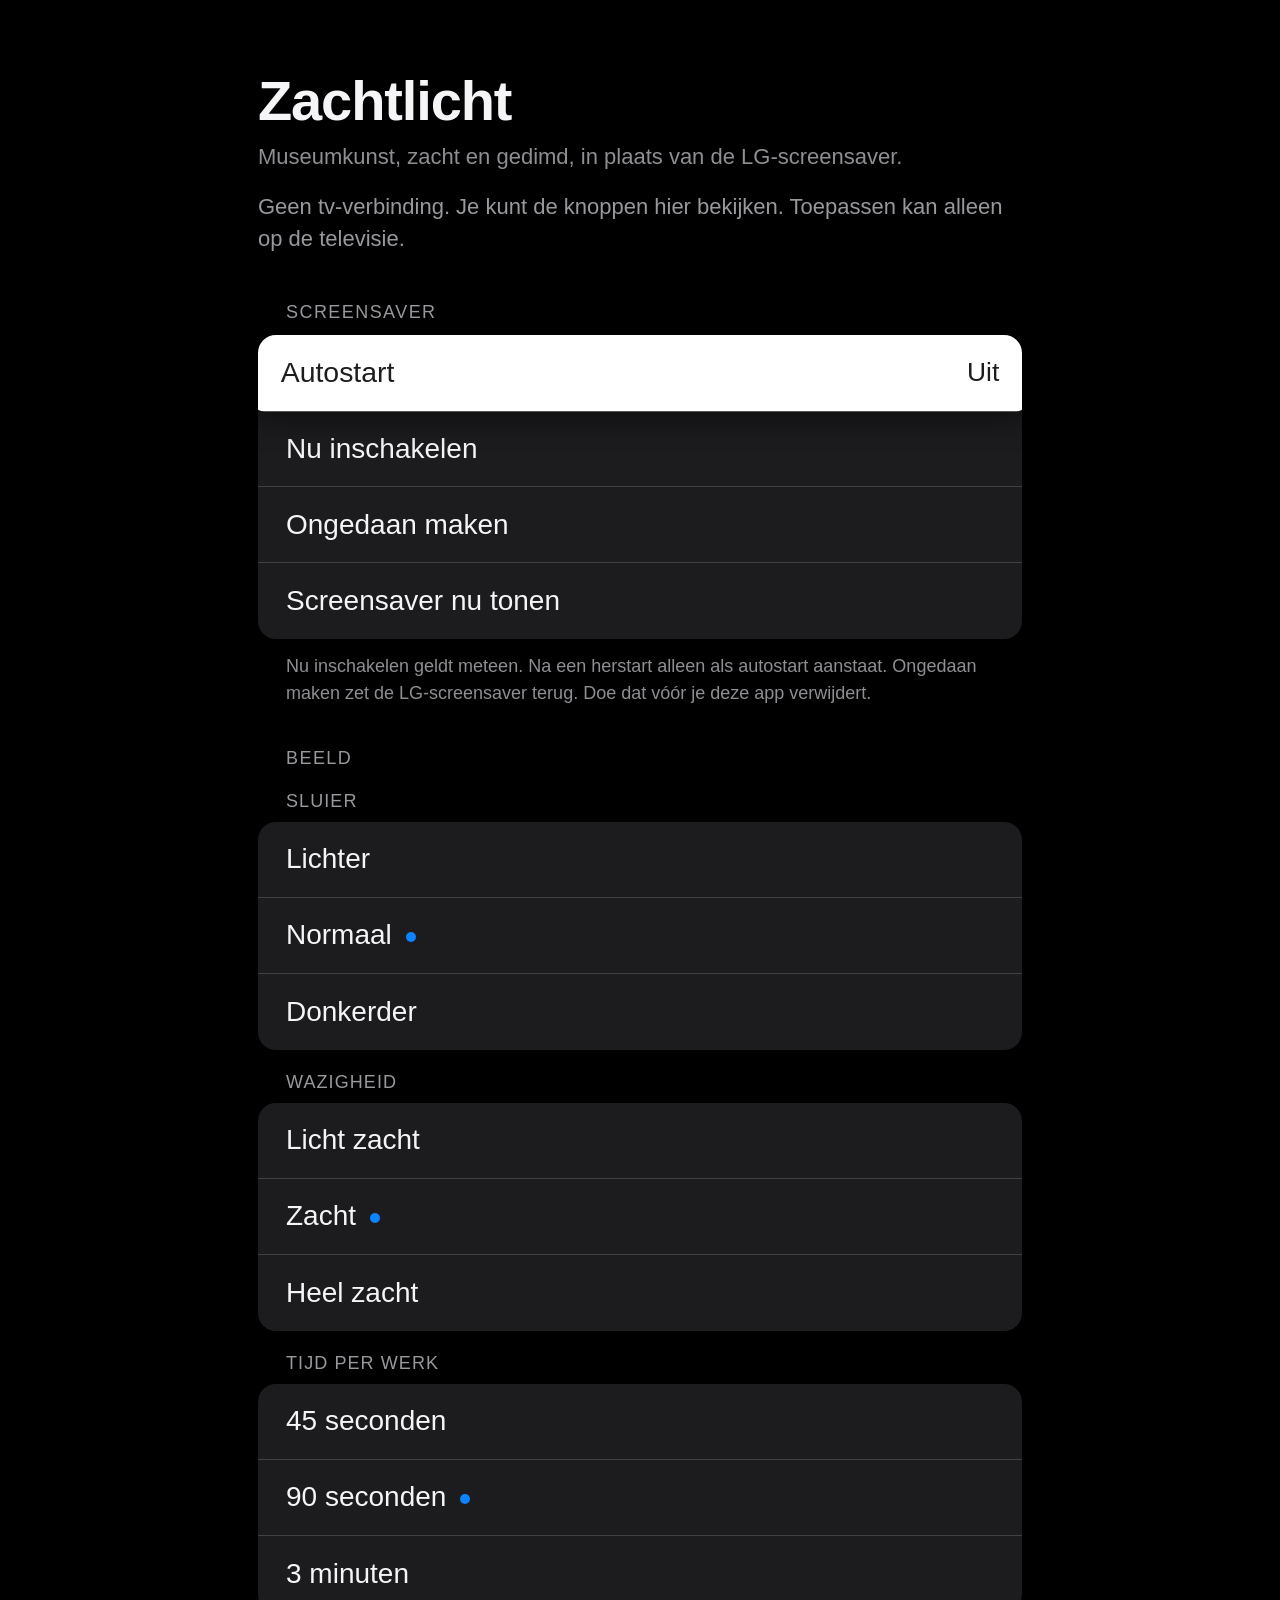
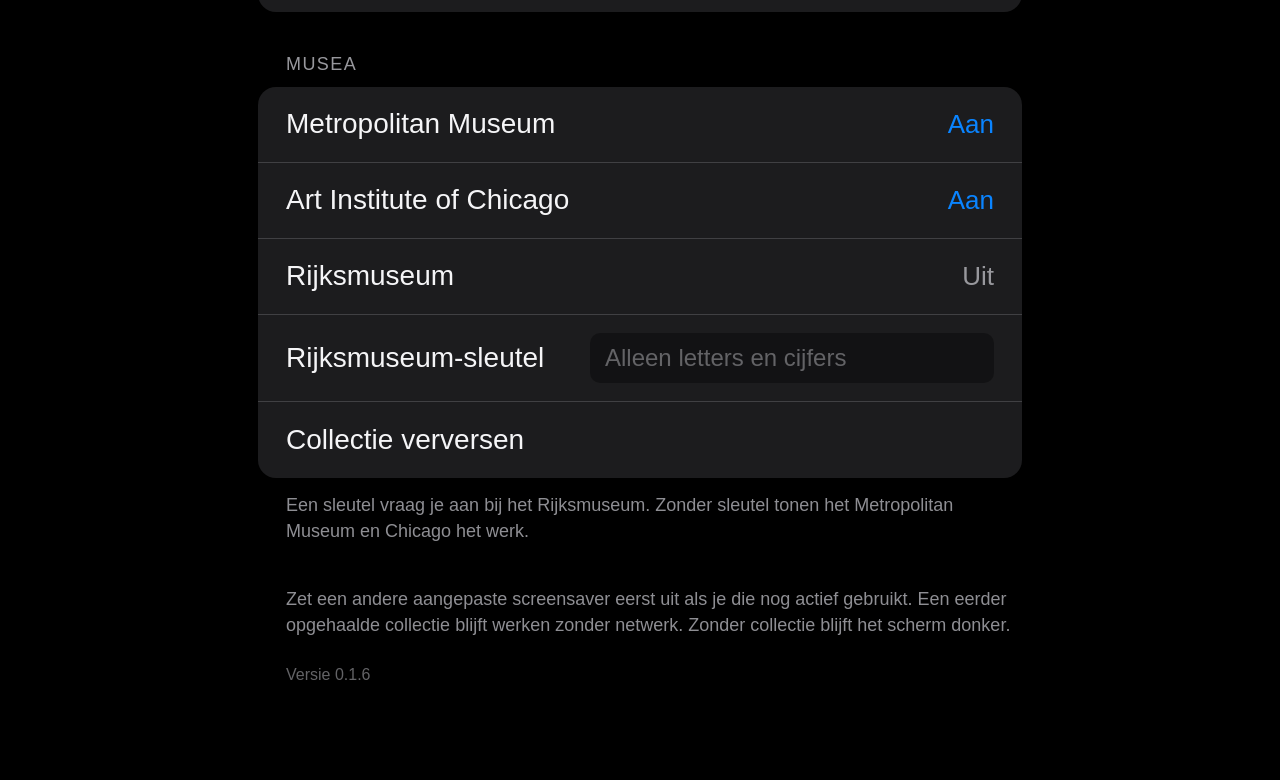
<file: index.html>
<!DOCTYPE html>
<html lang="nl">
<head>
  <meta charset="utf-8">
  <meta name="viewport" content="width=device-width, initial-scale=1">
  <title>Zachtlicht</title>
  <link rel="stylesheet" href="css/settings.css">
</head>
<body>
  <main>
    <header class="hero">
      <h1>Zachtlicht</h1>
      <p class="lede">Museumkunst, zacht en gedimd, in plaats van de LG-screensaver.</p>
      <p id="status" role="status">Bezig met laden…</p>
    </header>

    <section class="block">
      <h2>Screensaver</h2>
      <div class="panel">
        <button type="button" id="autostart" class="row focusable" aria-pressed="false">
          <span class="row-label">Autostart</span>
          <span class="row-value">Uit</span>
        </button>
        <button type="button" id="apply" class="row focusable">
          <span class="row-label">Nu inschakelen</span>
        </button>
        <button type="button" id="revert" class="row focusable">
          <span class="row-label">Ongedaan maken</span>
        </button>
        <button type="button" id="test" class="row focusable">
          <span class="row-label">Screensaver nu tonen</span>
        </button>
      </div>
      <p class="hint">Nu inschakelen geldt meteen. Na een herstart alleen als autostart aanstaat. Ongedaan maken zet de LG-screensaver terug. Doe dat vóór je deze app verwijdert.</p>
    </section>

    <section class="block">
      <h2>Beeld</h2>
      <p class="group-label" id="veil-label">Sluier</p>
      <div class="panel" role="radiogroup" aria-labelledby="veil-label">
        <button type="button" class="row focusable" role="radio" data-group="veil" data-value="0.25" aria-checked="false">
          <span class="row-label">Lichter</span>
        </button>
        <button type="button" class="row focusable" role="radio" data-group="veil" data-value="0.45" aria-checked="true">
          <span class="row-label">Normaal</span>
        </button>
        <button type="button" class="row focusable" role="radio" data-group="veil" data-value="0.65" aria-checked="false">
          <span class="row-label">Donkerder</span>
        </button>
      </div>

      <p class="group-label" id="size-label">Wazigheid</p>
      <div class="panel" role="radiogroup" aria-labelledby="size-label">
        <button type="button" class="row focusable" role="radio" data-group="size" data-value="960" aria-checked="false">
          <span class="row-label">Licht zacht</span>
        </button>
        <button type="button" class="row focusable" role="radio" data-group="size" data-value="640" aria-checked="true">
          <span class="row-label">Zacht</span>
        </button>
        <button type="button" class="row focusable" role="radio" data-group="size" data-value="320" aria-checked="false">
          <span class="row-label">Heel zacht</span>
        </button>
      </div>

      <p class="group-label" id="duration-label">Tijd per werk</p>
      <div class="panel" role="radiogroup" aria-labelledby="duration-label">
        <button type="button" class="row focusable" role="radio" data-group="duration" data-value="45" aria-checked="false">
          <span class="row-label">45 seconden</span>
        </button>
        <button type="button" class="row focusable" role="radio" data-group="duration" data-value="90" aria-checked="true">
          <span class="row-label">90 seconden</span>
        </button>
        <button type="button" class="row focusable" role="radio" data-group="duration" data-value="180" aria-checked="false">
          <span class="row-label">3 minuten</span>
        </button>
      </div>
    </section>

    <section class="block">
      <h2>Musea</h2>
      <div class="panel">
        <button type="button" id="met" class="row focusable" aria-pressed="true">
          <span class="row-label">Metropolitan Museum</span>
          <span class="row-value">Aan</span>
        </button>
        <button type="button" id="artic" class="row focusable" aria-pressed="true">
          <span class="row-label">Art Institute of Chicago</span>
          <span class="row-value">Aan</span>
        </button>
        <button type="button" id="rijks" class="row focusable" aria-pressed="false">
          <span class="row-label">Rijksmuseum</span>
          <span class="row-value">Uit</span>
        </button>
        <label class="row key" for="rijksKey">
          <span class="row-label">Rijksmuseum-sleutel</span>
          <input id="rijksKey" class="focusable" maxlength="80" autocomplete="off" spellcheck="false" value="" placeholder="Alleen letters en cijfers">
        </label>
        <button type="button" id="refresh" class="row focusable">
          <span class="row-label">Collectie verversen</span>
        </button>
      </div>
      <p class="hint">Een sleutel vraag je aan bij het Rijksmuseum. Zonder sleutel tonen het Metropolitan Museum en Chicago het werk.</p>
    </section>

    <p class="note">Zet een andere aangepaste screensaver eerst uit als je die nog actief gebruikt. Een eerder opgehaalde collectie blijft werken zonder netwerk. Zonder collectie blijft het scherm donker.</p>
    <p class="version">Versie 0.1.6</p>
  </main>
  <script src="js/webOSTV.js"></script>
  <script src="js/settings.js"></script>
</body>
</html>
</file>
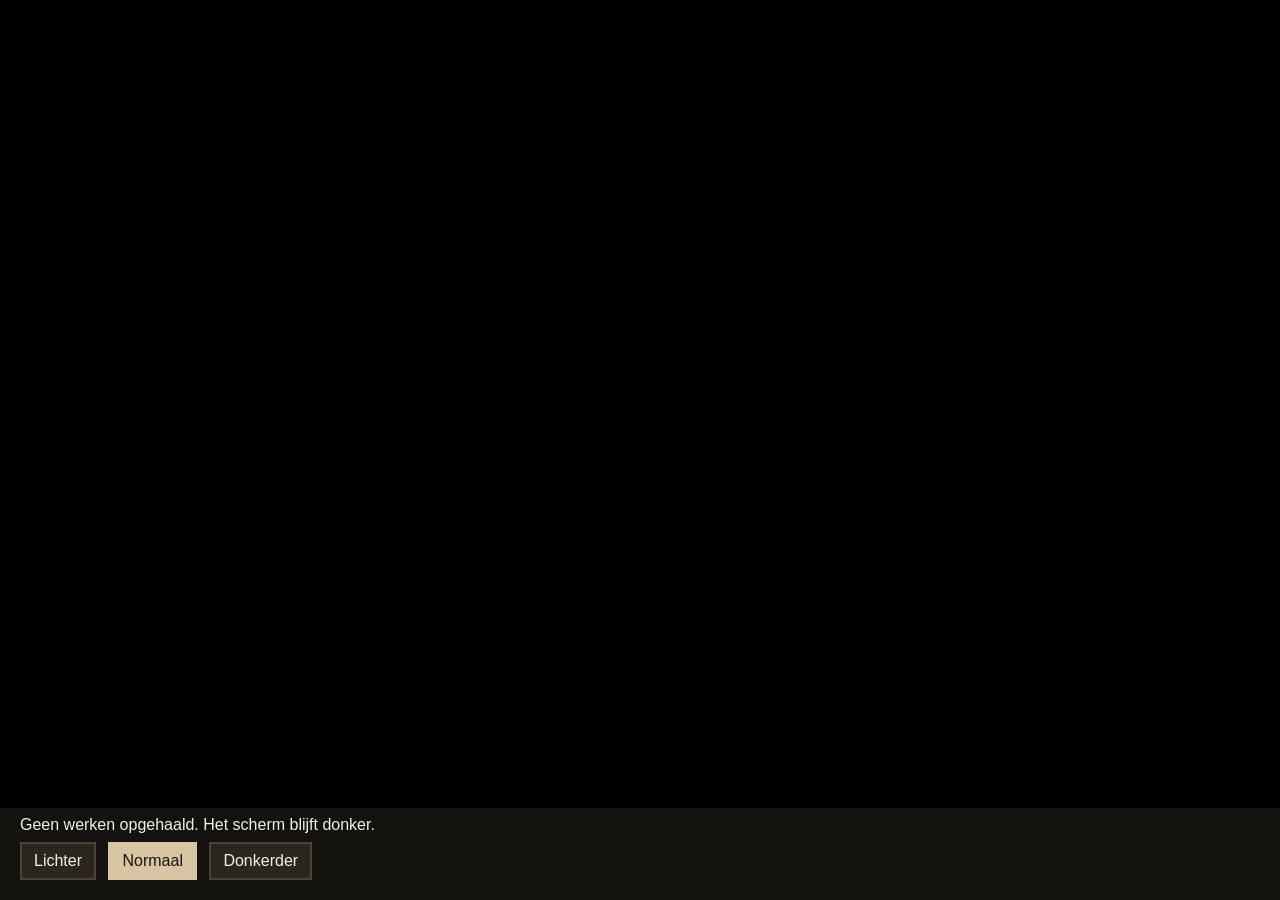
<file: preview/index.html>
<!DOCTYPE html>
<html lang="nl">
<head>
  <meta charset="utf-8">
  <meta name="viewport" content="width=device-width, initial-scale=1">
  <title>Zachtlicht voorbeeld</title>
  <link rel="stylesheet" href="preview.css">
</head>
<body>
  <div id="stage">
    <div id="layer-a" class="layer">
      <div id="frame-a" class="frame"><canvas id="canvas-a"></canvas></div>
    </div>
    <div id="layer-b" class="layer">
      <div id="frame-b" class="frame"><canvas id="canvas-b"></canvas></div>
    </div>
    <div id="veil"></div>
    <div id="caption">
      <h2 id="cap-title"></h2>
      <p id="cap-meta"></p>
    </div>
  </div>
  <div id="bar">
    <p id="live">Bezig met ophalen van museumwerken…</p>
    <div>
      <button type="button" data-veil="0.25">Lichter</button>
      <button type="button" data-veil="0.45" aria-checked="true">Normaal</button>
      <button type="button" data-veil="0.65">Donkerder</button>
    </div>
  </div>
  <script src="preview.js"></script>
</body>
</html>
</file>
<file: css/settings.css>
:root {
  --bg: #000000;
  --panel: #1c1c1e;
  --panel-line: rgba(84, 84, 88, 0.65);
  --text: #f5f5f7;
  --muted: #98989d;
  --focus: #ffffff;
  --focus-text: #1d1d1f;
  --on: #0a84ff;
  --hint: #8e8e93;
}

html,
body {
  margin: 0;
  min-height: 100%;
  background: var(--bg);
  color: var(--text);
  font-family: "SF Pro Display", "SF Pro Text", "Helvetica Neue", Helvetica, Arial, sans-serif;
}

body {
  font-size: 28px;
  -webkit-font-smoothing: antialiased;
}

main {
  box-sizing: border-box;
  width: 100%;
  max-width: 860px;
  margin: 0 auto;
  padding: 72px 48px 96px;
}

.hero {
  margin-bottom: 48px;
}

h1 {
  margin: 0 0 10px;
  font-size: 56px;
  font-weight: 600;
  letter-spacing: -0.02em;
  line-height: 1.05;
}

h2 {
  margin: 0 0 12px;
  padding-left: 28px;
  color: var(--muted);
  font-size: 18px;
  font-weight: 500;
  letter-spacing: 0.08em;
  text-transform: uppercase;
}

.lede,
.hint,
.note {
  color: var(--hint);
  font-size: 22px;
  font-weight: 400;
  line-height: 1.45;
}

.lede {
  max-width: 36em;
  margin: 0 0 18px;
}

#status {
  min-height: 1.35em;
  margin: 0;
  color: var(--muted);
  font-size: 22px;
  line-height: 1.45;
  white-space: pre-wrap;
}

.block {
  margin-bottom: 42px;
}

.group-label {
  margin: 22px 0 10px;
  padding-left: 28px;
  color: var(--muted);
  font-size: 18px;
  font-weight: 500;
  letter-spacing: 0.06em;
  text-transform: uppercase;
}

.panel {
  overflow: hidden;
  background: var(--panel);
  border-radius: 18px;
}

.row {
  display: -webkit-box;
  display: -webkit-flex;
  display: flex;
  -webkit-box-align: center;
  -webkit-align-items: center;
  align-items: center;
  -webkit-box-pack: justify;
  -webkit-justify-content: space-between;
  justify-content: space-between;
  box-sizing: border-box;
  width: 100%;
  min-height: 76px;
  margin: 0;
  padding: 18px 28px;
  background: transparent;
  color: var(--text);
  border: 0;
  border-bottom: 1px solid var(--panel-line);
  font: inherit;
  font-size: 28px;
  font-weight: 400;
  text-align: left;
  -webkit-appearance: none;
  appearance: none;
  cursor: pointer;
  -webkit-transition: background 160ms ease, color 160ms ease, -webkit-transform 160ms ease;
  transition: background 160ms ease, color 160ms ease, transform 160ms ease;
}

.panel > .row:last-child {
  border-bottom: 0;
}

.row-label {
  display: block;
  -webkit-box-flex: 1;
  -webkit-flex: 1 1 auto;
  flex: 1 1 auto;
  padding-right: 24px;
}

.row-value {
  display: block;
  -webkit-flex-shrink: 0;
  flex-shrink: 0;
  color: var(--muted);
  font-size: 26px;
  font-weight: 400;
}

.row[aria-pressed="true"] .row-value {
  color: var(--on);
}

.row[role="radio"][aria-checked="true"] .row-label::after {
  content: "";
  display: inline-block;
  width: 10px;
  height: 10px;
  margin-left: 14px;
  vertical-align: middle;
  background: var(--on);
  border-radius: 50%;
}

.row:focus,
input:focus {
  outline: none;
}

.row:focus {
  position: relative;
  z-index: 1;
  background: var(--focus);
  color: var(--focus-text);
  border-bottom-color: transparent;
  -webkit-transform: scale(1.015);
  transform: scale(1.015);
  border-radius: 12px;
  box-shadow: 0 10px 28px rgba(0, 0, 0, 0.45);
}

.row:focus .row-value,
.row:focus[aria-pressed="true"] .row-value {
  color: var(--focus-text);
}

.row:focus[role="radio"][aria-checked="true"] .row-label::after {
  background: var(--focus-text);
}

.row:disabled {
  opacity: 0.35;
}

.key {
  cursor: default;
}

.key .row-label {
  -webkit-box-flex: 0;
  -webkit-flex: 0 0 auto;
  flex: 0 0 auto;
  min-width: 280px;
}

input {
  display: block;
  box-sizing: border-box;
  width: 100%;
  min-width: 0;
  margin: 0;
  padding: 10px 14px;
  background: rgba(0, 0, 0, 0.35);
  color: var(--text);
  border: 1px solid transparent;
  border-radius: 10px;
  font: inherit;
  font-size: 24px;
}

input::-webkit-input-placeholder {
  color: #636366;
}

input::placeholder {
  color: #636366;
}

.key:focus-within {
  background: var(--focus);
  color: var(--focus-text);
  border-radius: 12px;
  box-shadow: 0 10px 28px rgba(0, 0, 0, 0.45);
}

.key:focus-within .row-label {
  color: var(--focus-text);
}

.key:focus-within input {
  background: rgba(0, 0, 0, 0.08);
  color: var(--focus-text);
  border-color: rgba(0, 0, 0, 0.12);
}

.hint {
  margin: 14px 0 0;
  padding-left: 28px;
  font-size: 18px;
}

.note {
  margin: 8px 0 0;
  padding-left: 28px;
  font-size: 18px;
}

.version {
  margin: 28px 0 0;
  padding-left: 28px;
  color: #636366;
  font-size: 16px;
}

::selection {
  background: rgba(10, 132, 255, 0.35);
  color: #ffffff;
}
</file>
<file: preview/preview.css>
html,
body {
  margin: 0;
  height: 100%;
  background: #000000;
  color: #f4efe6;
  font-family: "SF Pro Display", "Helvetica Neue", sans-serif;
}

#stage {
  position: absolute;
  top: 0;
  right: 0;
  bottom: 92px;
  left: 0;
  overflow: hidden;
  background: #000000;
}

.layer {
  position: absolute;
  top: 0;
  right: 0;
  bottom: 0;
  left: 0;
  opacity: 0;
}

.frame {
  position: absolute;
  width: 132%;
  height: 132%;
  left: -16%;
  top: -16%;
}

.frame canvas {
  position: absolute;
  left: 50%;
  top: 50%;
  transform: translate(-50%, -50%);
}

#veil {
  position: absolute;
  top: 0;
  right: 0;
  bottom: 0;
  left: 0;
  background: #000000;
  opacity: 0.45;
  pointer-events: none;
}

#caption {
  position: absolute;
  left: 48px;
  bottom: 40px;
  max-width: 520px;
  opacity: 0;
  pointer-events: none;
}

#caption h2 {
  margin: 0 0 4px;
  color: #ffffff;
  font-size: 18px;
  font-weight: 300;
  letter-spacing: 0.01em;
  line-height: 1.3;
}

#caption p {
  margin: 0;
  color: #ffffff;
  opacity: 0.55;
  font-size: 13px;
  font-weight: 300;
  letter-spacing: 0.02em;
  line-height: 1.35;
  white-space: nowrap;
  overflow: hidden;
  text-overflow: ellipsis;
}

#bar {
  position: absolute;
  right: 0;
  bottom: 0;
  left: 0;
  height: 92px;
  padding: 0 20px;
  background: #14120f;
  color: #f3efe6;
}

#bar p {
  margin: 8px 0;
  font-size: 16px;
}

button {
  margin-right: 8px;
  padding: 8px 12px;
  background: #2a261f;
  color: #f3efe6;
  border: 2px solid #4a4338;
  font: inherit;
  font-size: 16px;
}

button[aria-checked="true"] {
  background: #d7c4a3;
  color: #1a1612;
  border-color: #d7c4a3;
}
</file>
